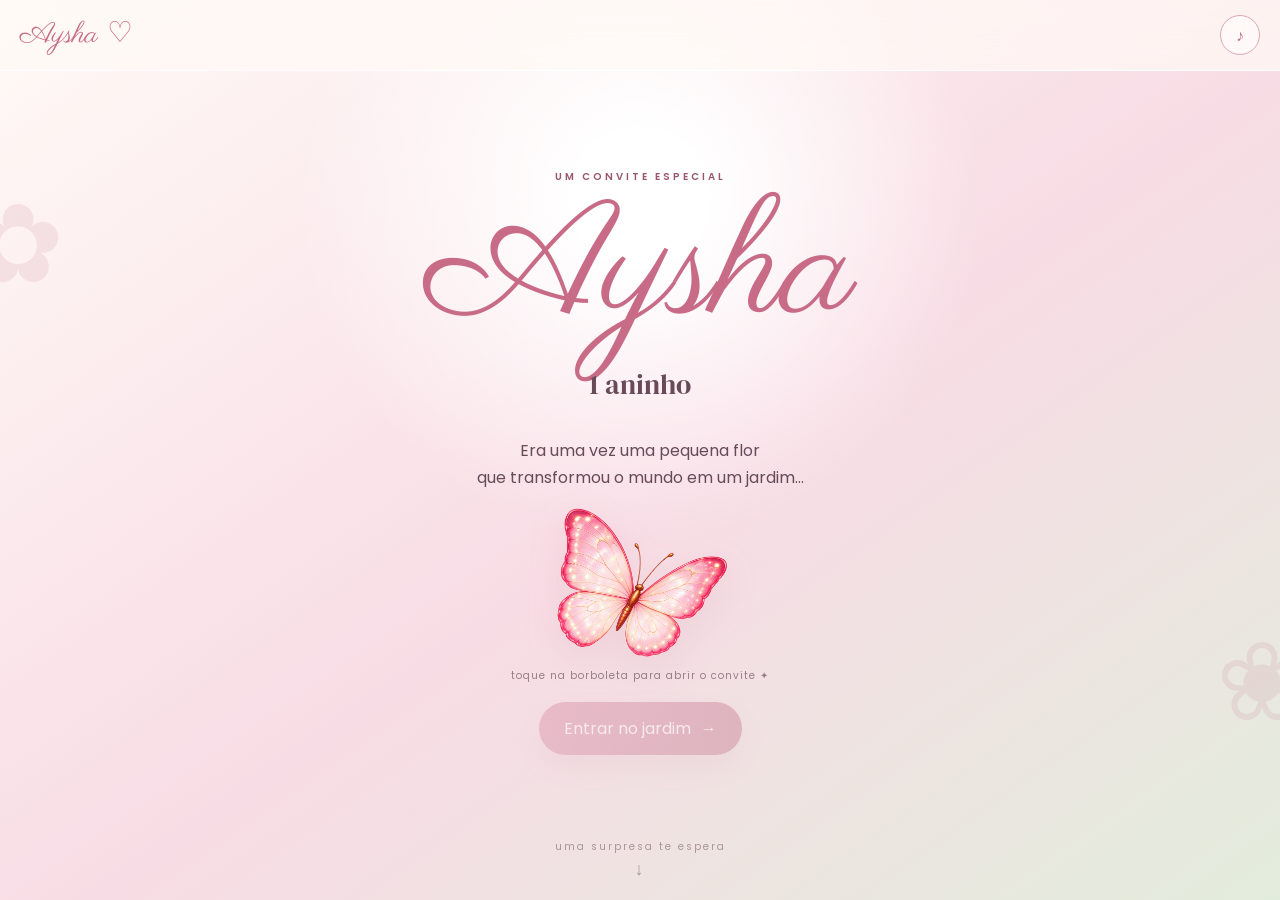
<file: index.html>
<!DOCTYPE html>
<html lang="pt-BR">
<head>
    <meta charset="UTF-8">
    <meta name="viewport" content="width=device-width, initial-scale=1.0">
    <title>Aysha | Jardim Encantado</title>
    <link rel="stylesheet" href="css/style.css">
</head>
<body class="page home-page">
    <div id="particles"></div>

    <header class="nav">
        <a class="brand" href="index.html">Aysha <span>♡</span></a>
        <button class="music-btn" id="musicBtn">♪</button>
    </header>

    <main class="screen">
        <div class="petal petal-a">✿</div>
        <div class="petal petal-b">❀</div>

        <div class="hero-content">
            <p class="eyebrow">UM CONVITE ESPECIAL</p>

            <h1>Aysha</h1>
            <p class="age">1 aninho</p>

            <p class="intro">
                Era uma vez uma pequena flor<br>
                que transformou o mundo em um jardim...
            </p>

            <button class="magic-butterfly" id="magicButterfly" aria-label="Descobrir o jardim">
                <img class="butterfly-svg" src="assets/borboleta.png" alt="Borboleta decorativa">
            </button>

            <p class="hint">toque na borboleta para abrir o convite ✦</p>

            <div id="enterGarden" class="enter-garden">
                <a class="primary-btn" href="jardim.html">
                    Entrar no jardim <span>→</span>
                </a>
            </div>
        </div>

        <div class="scroll-note">
            uma surpresa te espera
            <span>↓</span>
        </div>
    </main>

    <script src="js/app.js"></script>
</body>
</html>
</file>
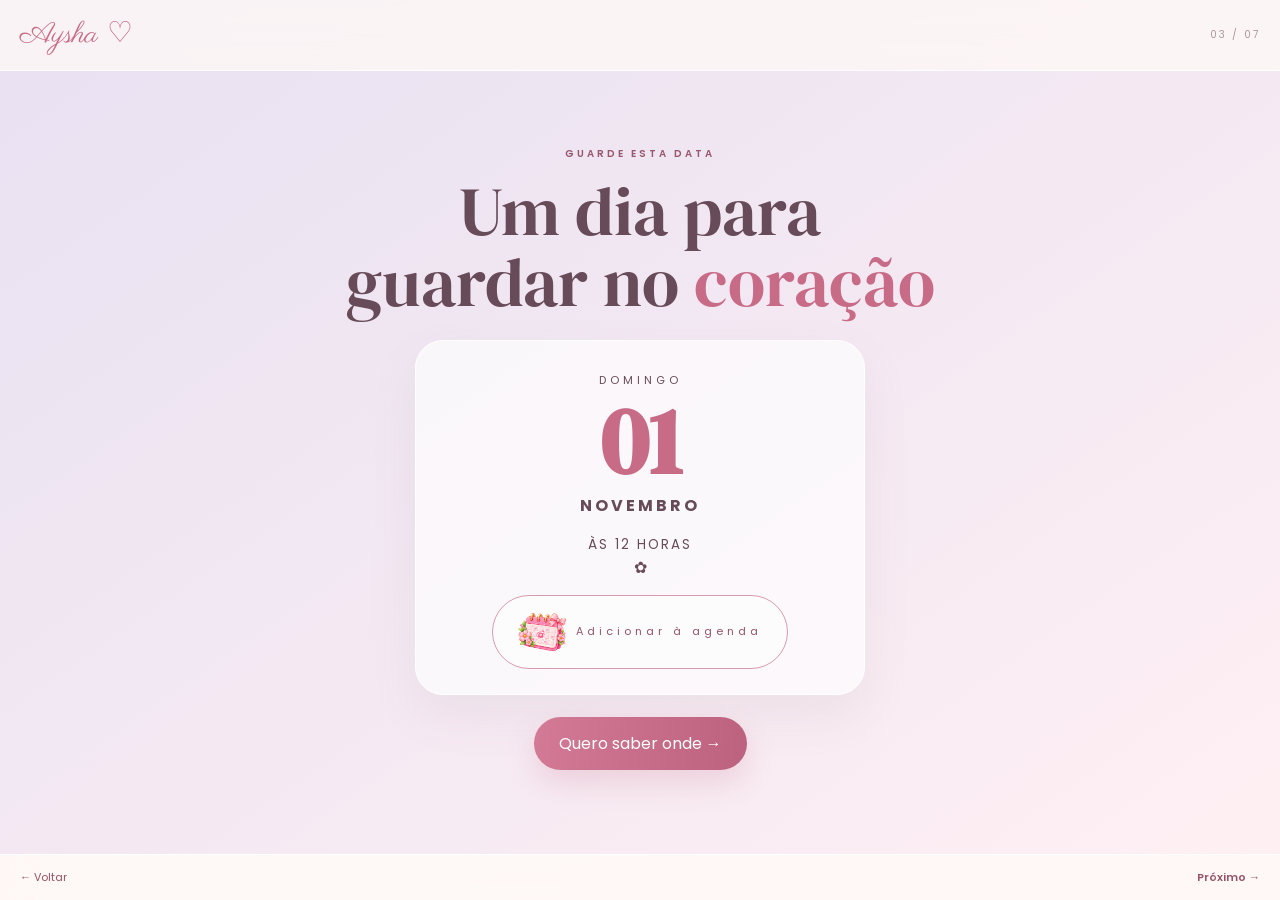
<file: data.html>
<!DOCTYPE html>
<html lang="pt-BR">
<head>
    <meta charset="UTF-8">
    <meta name="viewport" content="width=device-width, initial-scale=1.0">
    <title>A Data | Aysha</title>
    <link rel="stylesheet" href="css/style.css">
</head>
<body class="page date-page">
    <div id="particles"></div>

    <header class="nav">
        <a class="brand" href="index.html">Aysha <span>♡</span></a>
        <span class="step">03 / 07</span>
    </header>

    <main class="screen">
        <div class="content">
            <p class="eyebrow">GUARDE ESTA DATA</p>
            <h2>Um dia para<br>guardar no <em>coração</em></h2>

            <div class="date-card">
                <span>DOMINGO</span>
                <strong>01</strong>
                <b>NOVEMBRO</b>
                <small>ÀS 12 HORAS</small>
                <div class="mini-flower">✿</div>

                <button class="secondary-btn calendar-btn" id="calendarBtn">
                    <img class="button-art calendar-art" src="assets/icones/calendario.png" alt="Calendário">
                    <span>Adicionar à agenda</span>
                </button>
            </div>

            <a class="primary-btn" href="local.html">Quero saber onde →</a>

            <nav class="bottom-nav">
                <a href="historia.html">← Voltar</a>
                <a href="local.html">Próximo →</a>
            </nav>
        </div>
    </main>

    <script src="js/app.js"></script>
</body>
</html>
</file>
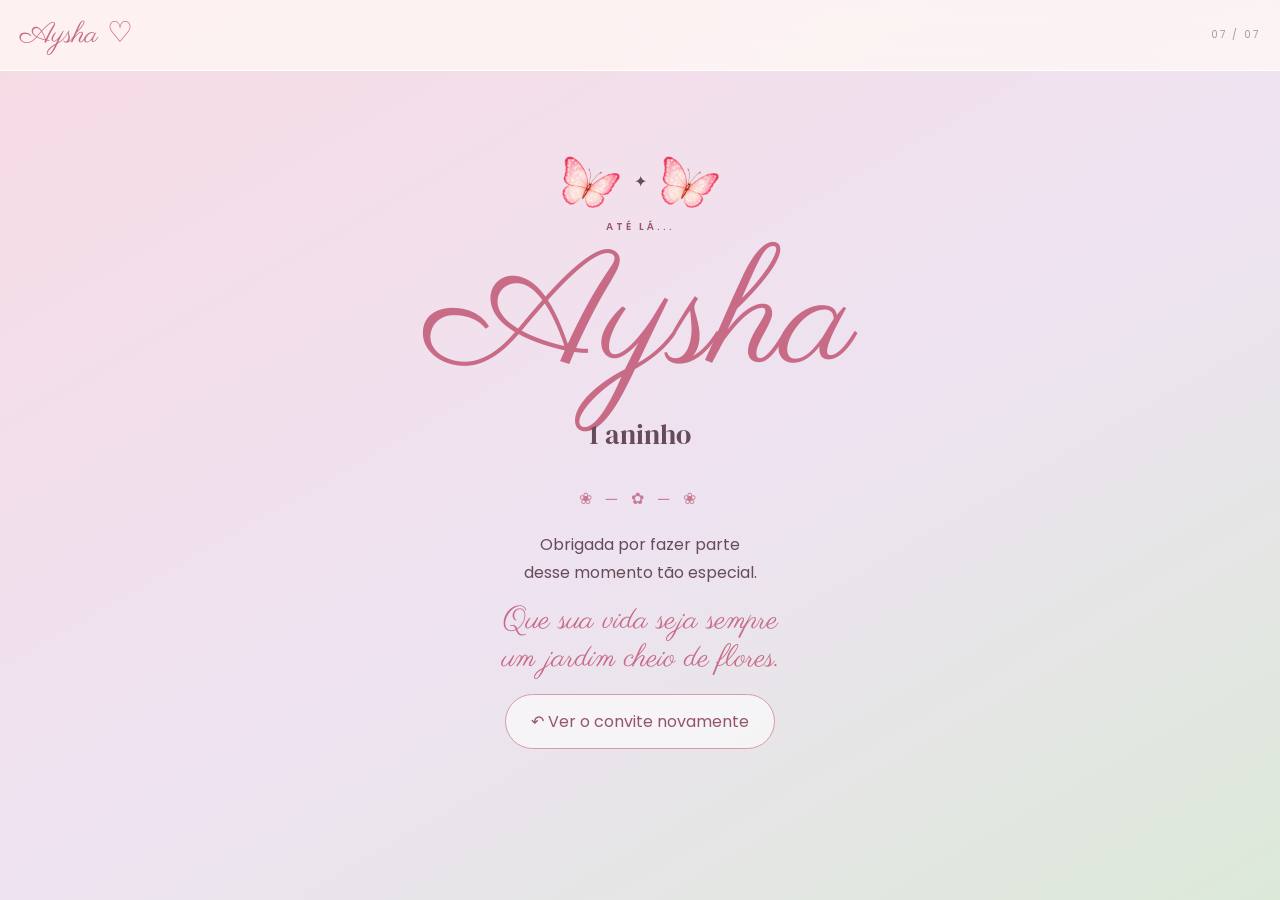
<file: final.html>
<!DOCTYPE html>
<html lang="pt-BR">
<head>
    <meta charset="UTF-8">
    <meta name="viewport" content="width=device-width, initial-scale=1.0">
    <title>Até a Festa | Aysha</title>
    <link rel="stylesheet" href="css/style.css">
</head>
<body class="page final-page">
    <div id="particles"></div>

    <header class="nav">
        <a class="brand" href="index.html">Aysha <span>♡</span></a>
        <span class="step">07 / 07</span>
    </header>

    <main class="screen">
        <div class="content">
            <div class="butterfly-row"><img src="assets/borboleta.png" alt="Borboleta"> <span>✦</span> <img src="assets/borboleta.png" alt="Borboleta"></div>
            <p class="eyebrow">ATÉ LÁ...</p>

            <h1>Aysha</h1>
            <p class="age">1 aninho</p>
            <div class="ornament">❀ ─ ✿ ─ ❀</div>

            <p>
                Obrigada por fazer parte<br>
                desse momento tão especial.
            </p>

            <p class="script">
                Que sua vida seja sempre<br>
                um jardim cheio de flores.
            </p>

            
            <a class="secondary-btn" href="index.html">
                ↶ Ver o convite novamente
            </a>
        </div>
    </main>

    <script src="js/app.js"></script>
</body>
</html>
</file>
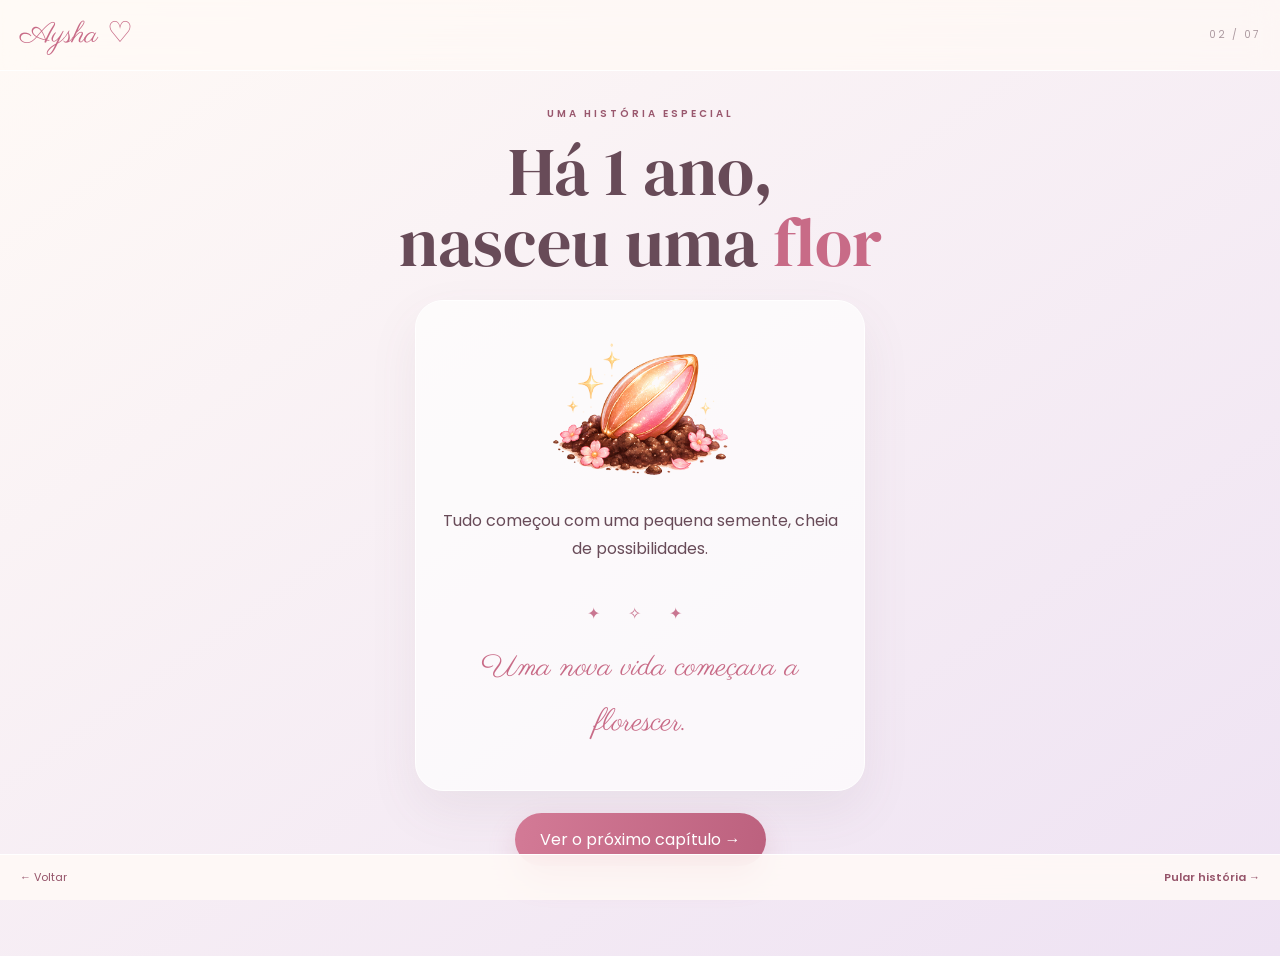
<file: historia.html>
<!DOCTYPE html>
<html lang="pt-BR">
<head>
    <meta charset="UTF-8">
    <meta name="viewport" content="width=device-width, initial-scale=1.0">
    <title>Uma História | Aysha</title>
    <link rel="stylesheet" href="css/style.css">
</head>
<body class="page story-page">
    <div id="particles"></div>

    <header class="nav">
        <a class="brand" href="index.html">Aysha <span>♡</span></a>
        <span class="step">02 / 07</span>
    </header>

    <main class="screen">
        <div class="content">
            <p class="eyebrow">UMA HISTÓRIA ESPECIAL</p>
            <h2>Há 1 ano,<br>nasceu uma <em>flor</em></h2>

            <div class="story-card">
                <div class="story-image-wrap">
                    <img id="storyImage" class="story-image" src="assets/historia/semente.svg" alt="Uma pequena semente">
                </div>
                <p id="storyText" class="story-step">
                    Tudo começou com uma pequena semente, cheia de possibilidades.
                </p>
                <div class="stars">✦ ✧ ✦</div>
                <p id="storyHint" class="script">
                    Uma nova vida começava a florescer.
                </p>
            </div>

            <button class="primary-btn" id="storyNext">
                Ver o próximo capítulo →
            </button>

            <nav class="bottom-nav">
                <a href="jardim.html">← Voltar</a>
                <a href="data.html">Pular história →</a>
            </nav>
        </div>
    </main>

    <script src="js/app.js"></script>
</body>
</html>
</file>
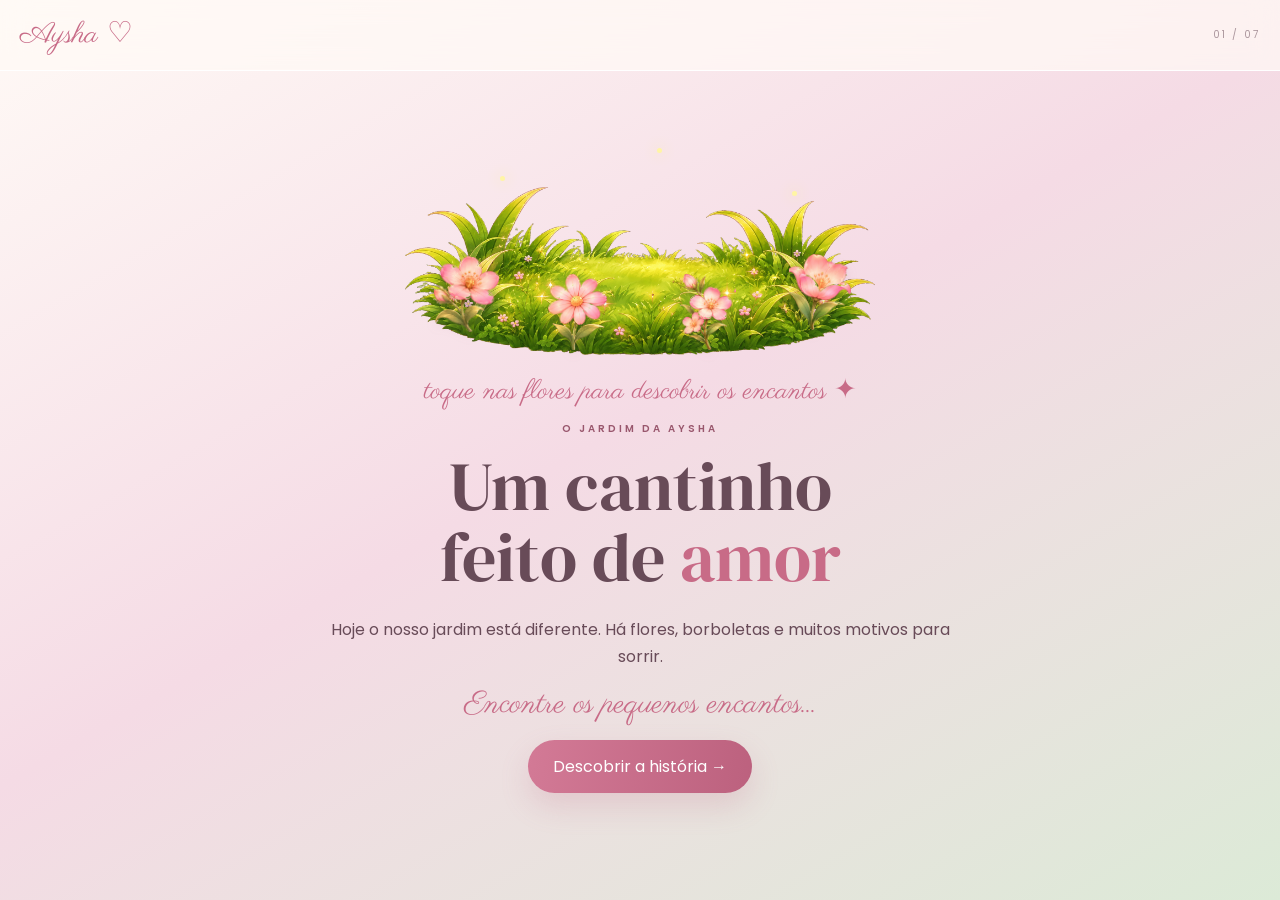
<file: jardim.html>
<!DOCTYPE html>
<html lang="pt-BR">
<head>
    <meta charset="UTF-8">
    <meta name="viewport" content="width=device-width, initial-scale=1.0">
    <title>O Jardim | Aysha</title>
    <link rel="stylesheet" href="css/style.css">
</head>
<body class="page garden-page">
    <div id="particles"></div>

    <header class="nav">
        <a class="brand" href="index.html">Aysha <span>♡</span></a>
        <span class="step">01 / 07</span>
    </header>

    <main class="screen">
        <div class="content">
            <div class="interactive-garden">
                <img class="garden-grass" src="assets/jardim/grama_sem_fundo.svg" alt="Grama do jardim">

                <button class="garden-flower f1" data-message="Um jardim cheio de carinho para celebrar a Aysha.">
                    <img src="assets/jardim/flor_1.svg" alt="Flor do jardim">
                </button>
                <button class="garden-flower f2" data-message="Um ano de descobertas, sorrisos e muito amor.">
                    <img src="assets/jardim/flor_2.svg" alt="Flor do jardim">
                </button>
                <button class="garden-flower f3" data-message="Cada pequeno detalhe foi preparado com carinho.">
                    <img src="assets/jardim/flor_3.svg" alt="Flor do jardim">
                </button>
                <button class="garden-flower f4" data-message="Que nunca faltem flores, sonhos e alegrias.">
                    <img src="assets/jardim/flor_4.svg" alt="Flor do jardim">
                </button>

                <span class="firefly firefly-one"></span>
                <span class="firefly firefly-two"></span>
                <span class="firefly firefly-three"></span>
            </div>

            <div id="flowerMessage" class="flower-message">
                toque nas flores para descobrir os encantos ✦
            </div>

            <p class="eyebrow">O JARDIM DA AYSHA</p>
            <h2>Um cantinho<br>feito de <em>amor</em></h2>
            <p>
                Hoje o nosso jardim está diferente.
                Há flores, borboletas e muitos motivos para sorrir.
            </p>
            <p class="script">Encontre os pequenos encantos...</p>

            <a class="primary-btn discover-history" href="historia.html">
                Descobrir a história →
            </a>
        </div>
    </main>

    <script src="js/app.js"></script>
</body>
</html>
</file>
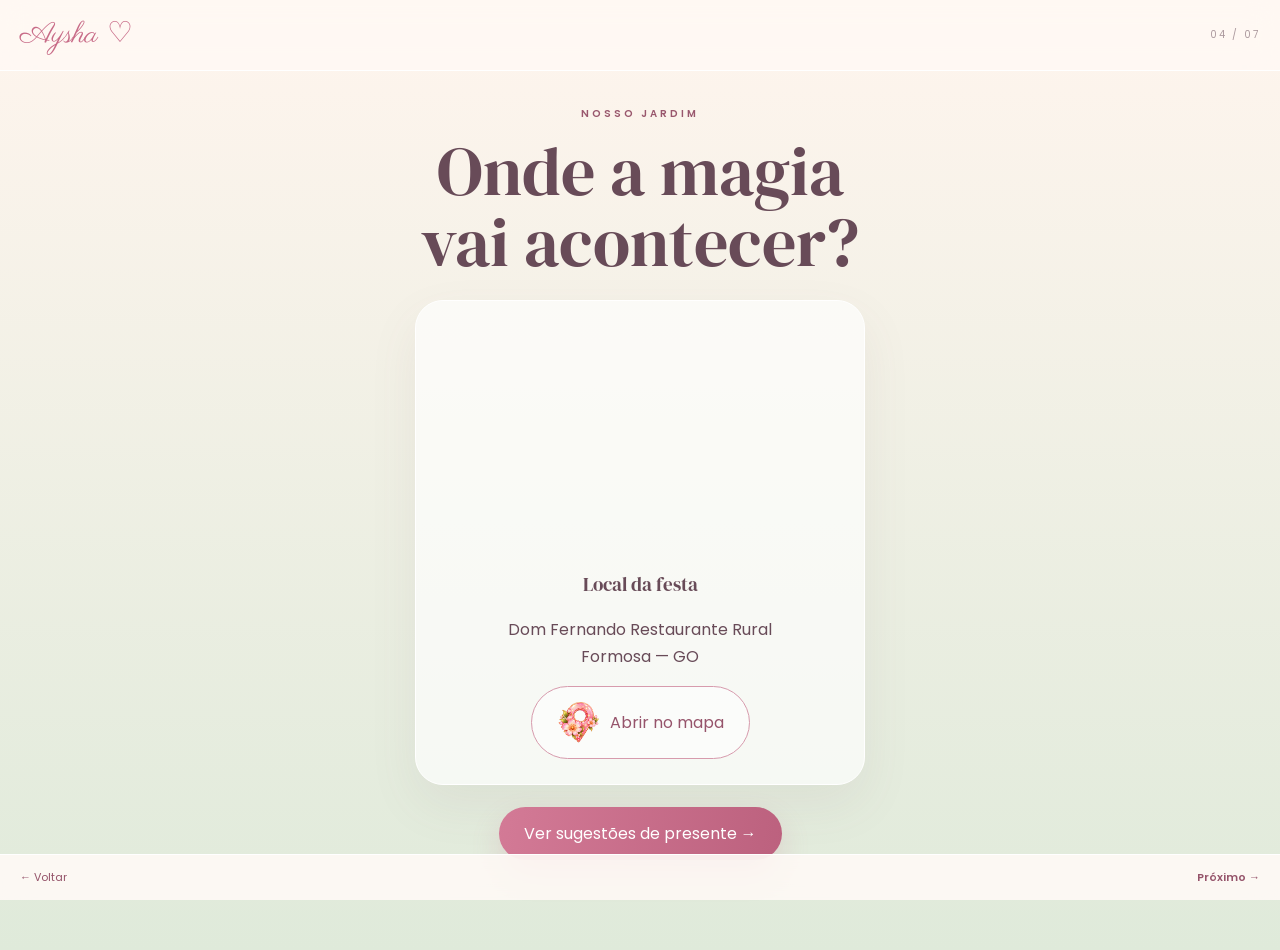
<file: local.html>
<!DOCTYPE html>
<html lang="pt-BR">
<head>
    <meta charset="UTF-8">
    <meta name="viewport" content="width=device-width, initial-scale=1.0">
    <title>O Local | Aysha</title>
    <link rel="stylesheet" href="css/style.css">
</head>
<body class="page local-page">
    <div id="particles"></div>

    <header class="nav">
        <a class="brand" href="index.html">Aysha <span>♡</span></a>
        <span class="step">04 / 07</span>
    </header>

    <main class="screen">
        <div class="content">
            <p class="eyebrow">NOSSO JARDIM</p>
            <h2>Onde a magia<br>vai acontecer?</h2>

            <div class="map-card">
                <iframe src="https://www.google.com/maps/embed?pb=!1m18!1m12!1m3!1d3845.0188729983156!2d-47.3441639250079!3d-15.483416985114411!2m3!1f0!2f0!3f0!3m2!1i1024!2i768!4f13.1!3m3!1m2!1s0x9350a27b411139f9%3A0x9184b8acd17fbac8!2sDom%20Fernando%20Restaurante%20Rural!5e0!3m2!1spt-BR!2sbr!4v1790786194408!5m2!1spt-BR!2sbr" width="400" height="200" style="border:0;" allowfullscreen="" loading="lazy" referrerpolicy="strict-origin-when-cross-origin"></iframe>

                <h3>Local da festa</h3>
                <p>Dom Fernando Restaurante Rural <br>Formosa — GO</p>

                <a class="secondary-btn location-btn" id="mapsBtn" href="https://maps.app.goo.gl/Sz36jrz6rtR3nfdP9" target="_blank">
                    <img class="button-art location-art" src="assets/icones/localizacao.png" alt="Localização">
                    <span>Abrir no mapa</span>
                </a>
            </div>


            <a class="primary-btn" href="presentes.html">Ver sugestões de presente →</a>

            <nav class="bottom-nav">
                <a href="data.html">← Voltar</a>
                <a href="rsvp.html">Próximo →</a>
            </nav>
        </div>
    </main>

    <script src="js/app.js"></script>
</body>
</html>
</file>
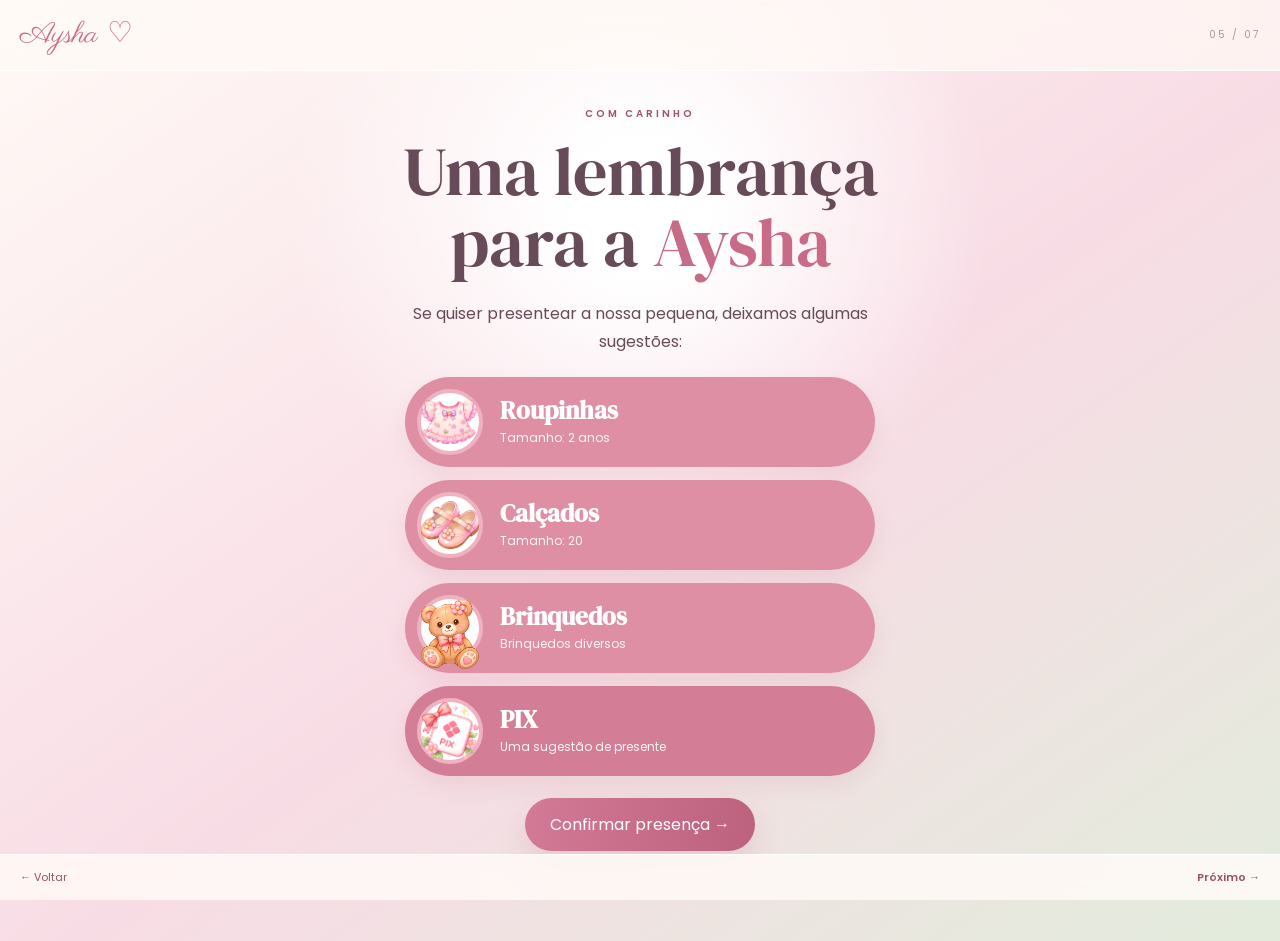
<file: presentes.html>
<!DOCTYPE html>
<html lang="pt-BR">
<head>
    <meta charset="UTF-8">
    <meta name="viewport" content="width=device-width, initial-scale=1.0">
    <title>Sugestões de presente | Aysha</title>
    <link rel="stylesheet" href="css/style.css">
</head>
<body class="page gifts-page">
    <div id="particles"></div>

    <header class="nav">
        <a class="brand" href="index.html">Aysha <span>♡</span></a>
        <span class="step">05 / 07</span>
    </header>

    <main class="screen">
        <div class="content gifts-content">
            <p class="eyebrow">COM CARINHO</p>
            <h2>Uma lembrança<br>para a <em>Aysha</em></h2>
            <p class="gift-intro">Se quiser presentear a nossa pequena, deixamos algumas sugestões:</p>

            <div class="gift-list">
                <button class="gift-option" data-gift="roupinhas">
                    <span class="gift-icon"><img src="assets/presentes/blusa.svg" alt="Roupinhas"></span>
                    <span><strong>Roupinhas</strong><small>Tamanho: 2 anos</small></span>
                </button>

                <button class="gift-option" data-gift="calcados">
                    <span class="gift-icon"><img src="assets/presentes/sapato.svg" alt="Calçados"></span>
                    <span><strong>Calçados</strong><small>Tamanho: 20</small></span>
                </button>

                <button class="gift-option" data-gift="brinquedos">
                    <span class="gift-icon"><img src="assets/presentes/brinquedo.svg" alt="Brinquedos"></span>
                    <span><strong>Brinquedos</strong><small>Brinquedos diversos</small></span>
                </button>

                <button class="gift-option gift-pix" data-gift="pix">
                    <span class="gift-icon"><img src="assets/presentes/pix.svg" alt="PIX"></span>
                    <span><strong>PIX</strong><small>Uma sugestão de presente</small></span>
                </button>
            </div>

            <div id="giftDetails" class="gift-details" hidden></div>

            <a class="primary-btn" href="rsvp.html">Confirmar presença →</a>

            <nav class="bottom-nav">
                <a href="local.html">← Voltar</a>
                <a href="rsvp.html">Próximo →</a>
            </nav>
        </div>
    </main>

    <script src="js/app.js"></script>
</body>
</html>
</file>
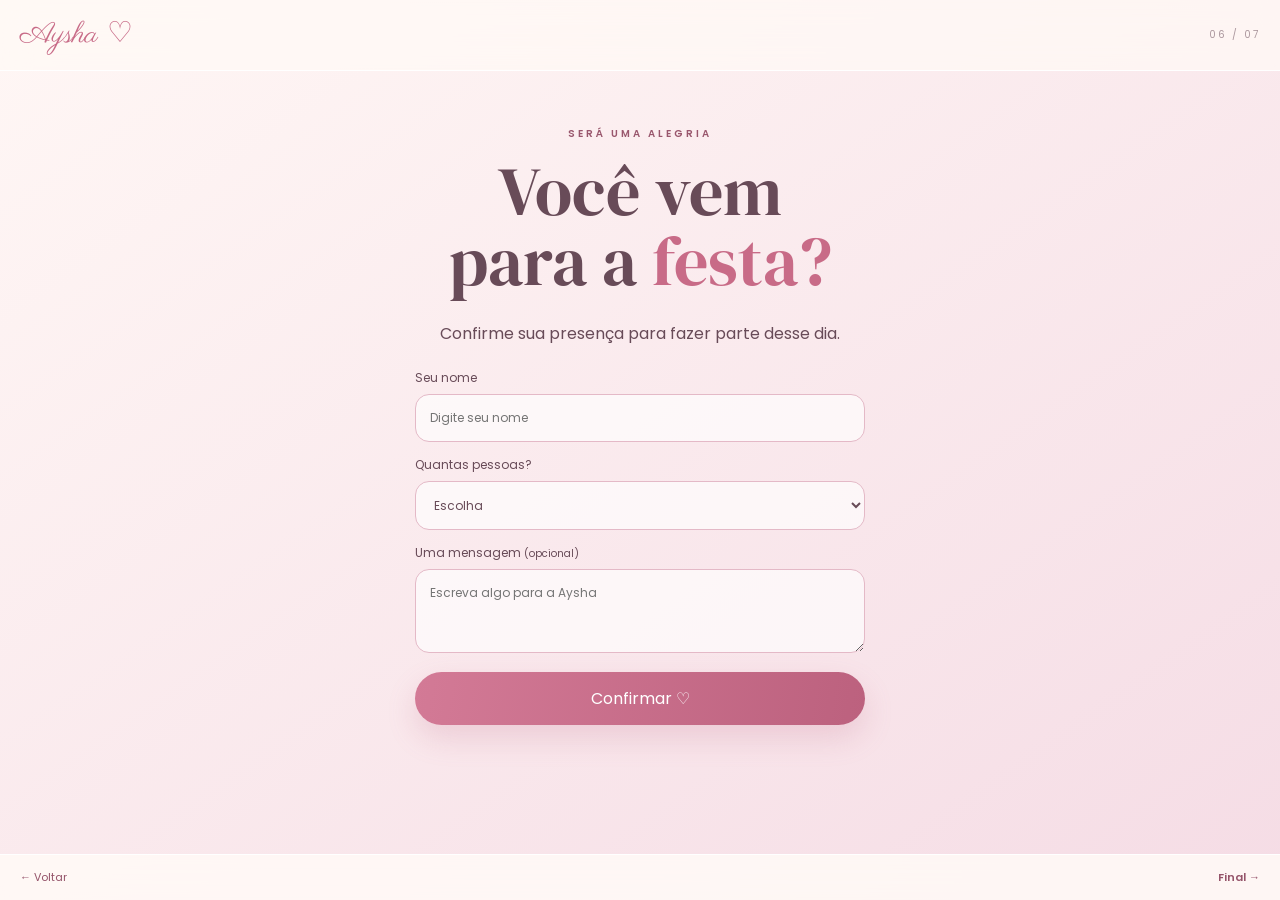
<file: rsvp.html>
<!DOCTYPE html>
<html lang="pt-BR">

<head>
    <meta charset="UTF-8">
    <meta name="viewport" content="width=device-width, initial-scale=1.0">
    <title>Confirme | Aysha</title>

    <link rel="stylesheet" href="css/style.css">
</head>

<body class="page rsvp-page">

    <div id="particles"></div>

    <header class="nav">
        <a class="brand" href="index.html">
            Aysha <span>♡</span>
        </a>

        <span class="step">06 / 07</span>
    </header>


    <main class="screen">

        <div class="content">

            <p class="eyebrow">
                SERÁ UMA ALEGRIA
            </p>

            <h2>
                Você vem<br>
                para a <em>festa?</em>
            </h2>

            <p>
                Confirme sua presença para fazer parte desse dia.
            </p>


            <!-- FORMULÁRIO -->

            <form id="rsvpForm">

                <label>
                    Seu nome

                    <input
                        id="name"
                        type="text"
                        placeholder="Digite seu nome"
                        required
                    >
                </label>


                <label>
                    Quantas pessoas?

                    <select id="guests" required>

                        <option value="">
                            Escolha
                        </option>

                        <option value="1 pessoa">
                            1 pessoa
                        </option>

                        <option value="2 pessoas">
                            2 pessoas
                        </option>

                        <option value="3 pessoas">
                            3 pessoas
                        </option>

                        <option value="4 pessoas">
                            4 pessoas
                        </option>

                        <option value="5 pessoas">
                            5 pessoas
                        </option>

                    </select>

                </label>


                <label>
                    Uma mensagem
                    <small>(opcional)</small>

                    <textarea
                        id="message"
                        rows="3"
                        placeholder="Escreva algo para a Aysha"
                    ></textarea>

                </label>


                <button
                    class="primary-btn"
                    type="submit"
                >
                    Confirmar ♡
                </button>

            </form>


            <!-- TELA DE CONFIRMAÇÃO -->

            <div
                id="confirmationScreen"
                class="confirmation-screen"
                hidden
            >

                <div class="confirmation-icon">
                    ✓
                </div>

                <p class="eyebrow">
                    TUDO CERTO
                </p>

                <h2>
                    Presença<br>
                    <em>confirmada!</em>
                </h2>

                <p id="confirmationText">
                    Obrigada por confirmar.
                    Esperamos você para celebrar
                    esse dia especial com a Aysha. 💗
                </p>

                <div class="confirmation-butterflies">
                    🦋 ✦ 🦋
                </div>

                <a
                    class="primary-btn"
                    href="final.html"
                >
                    Continuar →
                </a>

            </div>


            <!-- MENSAGEM DE ERRO -->

            <p
                id="result"
                class="result"
            ></p>


            <!-- NAVEGAÇÃO -->

            <nav class="bottom-nav">

                <a href="presentes.html">
                    ← Voltar
                </a>

                <a href="final.html">
                    Final →
                </a>

            </nav>

        </div>

    </main>


    <script src="js/app.js"></script>

</body>

</html>
</file>
<file: css/style.css>
/* ==============================
   CONFIGURAÇÕES GERAIS
   ============================== */

@import url('https://fonts.googleapis.com/css2?family=DM+Serif+Display&family=Parisienne&family=Poppins:wght@300;400;500;600&display=swap');

:root {
    --rosa: #c86b87;
    --rosa-claro: #e9a8bc;
    --lilas: #cdbde0;
    --verde: #a9bd9f;
    --creme: #fff9f5;
    --texto: #684b58;
}

* {
    box-sizing: border-box;
}

html,
body {
    margin: 0;
    min-height: 100%;
    scroll-behavior: smooth;
}

body {
    background: var(--creme);
    color: var(--texto);
    font-family: Poppins, sans-serif;
    overflow-x: hidden;
}

a {
    color: inherit;
    text-decoration: none;
}

button,
input,
select,
textarea {
    font: inherit;
}

/* ==============================
   ESTRUTURA DAS PÁGINAS
   ============================== */

.page {
    min-height: 100vh;
    background:
        radial-gradient(circle at 50% 22%, #fff 0 7%, transparent 36%),
        linear-gradient(145deg, #fffaf6 0%, #f8dce5 54%, #e2ecdc 100%);
}

.screen {
    min-height: 100vh;
    display: flex;
    align-items: center;
    justify-content: center;
    padding: 95px 20px 90px;
    position: relative;
    overflow: hidden;
    text-align: center;
}

.content,
.hero-content {
    width: min(100%, 650px);
    position: relative;
    z-index: 3;
}

/* ==============================
   MENU
   ============================== */

.nav {
    position: fixed;
    top: 0;
    left: 0;
    right: 0;
    z-index: 50;
    display: flex;
    align-items: center;
    justify-content: space-between;
    padding: 15px 20px;
    background: #fffaf6b8;
    backdrop-filter: blur(14px);
    border-bottom: 1px solid #fff;
}

.brand {
    color: var(--rosa);
    font-family: Parisienne, cursive;
    font-size: 29px;
}

.step {
    font-size: 10px;
    letter-spacing: 2px;
    opacity: .55;
}

.music-btn {
    width: 40px;
    height: 40px;
    border: 1px solid #d9a7b8;
    border-radius: 50%;
    background: #fff8;
    color: var(--rosa);
    cursor: pointer;
}

.bottom-nav {
    position: fixed;
    left: 0;
    right: 0;
    bottom: 0;
    z-index: 40;
    display: flex;
    justify-content: space-between;
    padding: 14px 20px;
    background: #fffaf6df;
    backdrop-filter: blur(14px);
    border-top: 1px solid #fff;
    color: #95546a;
    font-size: 11px;
}

.bottom-nav a:last-child {
    font-weight: 600;
}

/* ==============================
   TEXTOS E BOTÕES
   ============================== */

.eyebrow {
    color: #99576d;
    font-size: 10px;
    font-weight: 600;
    letter-spacing: 3px;
}

h1,
h2,
h3 {
    font-family: "DM Serif Display", Georgia, serif;
    font-weight: 400;
}

h1 {
    margin: 28px 0 15px;
    color: var(--rosa);
    font-family: Parisienne, cursive;
    font-size: clamp(92px, 24vw, 160px);
    line-height: .75;
}

h2 {
    margin: 15px 0 22px;
    font-size: clamp(42px, 10vw, 68px);
    line-height: 1.04;
}

h2 em {
    color: var(--rosa);
    font-style: normal;
}

p {
    line-height: 1.7;
}

.age {
    font-family: "DM Serif Display";
    font-size: 28px;
}

.script {
    margin: 15px 0;
    color: var(--rosa);
    font-family: Parisienne, cursive;
    font-size: 31px;
    line-height: 1.25;
}

.hint,
.small-note {
    font-size: 10px;
    letter-spacing: 1px;
    opacity: .65;
}

.primary-btn,
.secondary-btn {
    display: inline-flex;
    align-items: center;
    justify-content: center;
    gap: 10px;
    padding: 14px 25px;
    border-radius: 999px;
    cursor: pointer;
    transition: .3s;
}

.primary-btn {
    border: 0;
    background: linear-gradient(100deg, #d37a96, #bc617e);
    color: #fff;
    box-shadow: 0 13px 30px #bd628033;
}

.secondary-btn {
    border: 1px solid #d79bad;
    background: #fff9;
    color: #96546b;
}

.primary-btn:hover,
.secondary-btn:hover {
    transform: translateY(-3px);
}

.ornament {
    margin: 20px;
    color: #c77c93;
    letter-spacing: 5px;
}

/* ==============================
   TELA INICIAL
   ============================== */

.magic-butterfly {
    width: 175px;
    height: 150px;
    display: block;
    margin: 15px auto 0;
    padding: 0;
    border: 0;
    background: transparent;
    cursor: pointer;
    animation: flutuar 3.6s ease-in-out infinite;
    filter: drop-shadow(0 12px 18px #c36b871e);
    transition: .3s;
}

.magic-butterfly:hover {
    transform: translateY(-7px) scale(1.03);
}

.butterfly-svg {
    width: 100%;
    height: 100%;
    overflow: visible;
}

.butterfly-art {
    transform-origin: 90px 75px;
}

.b-wing {
    transform-box: fill-box;
    transform-origin: center;
}

.magic-butterfly:active .b-wing-l {
    animation: asa-esquerda .45s ease-in-out;
}

.magic-butterfly:active .b-wing-r {
    animation: asa-direita .45s ease-in-out;
}

.enter-garden {
    opacity: .35;
    pointer-events: none;
    transform: translateY(8px);
    transition: .7s;
}

.enter-garden.show {
    opacity: 1;
    pointer-events: auto;
    transform: none;
}

.scroll-note {
    position: absolute;
    bottom: 18px;
    font-size: 10px;
    letter-spacing: 2px;
    opacity: .5;
}

.scroll-note span {
    display: block;
    font-size: 18px;
}

.petal {
    position: absolute;
    color: #c87b94;
    font-size: 110px;
    opacity: .15;
}

.petal-a {
    top: 18%;
    left: -28px;
}

.petal-b {
    right: -28px;
    bottom: 15%;
}

/* ==============================
   FUNDOS DAS OUTRAS TELAS
   ============================== */

.garden-page {
    background: linear-gradient(150deg, #fffaf6, #f5dbe5 48%, #dcead7);
}

.story-page {
    background: linear-gradient(145deg, #fffaf6, #eee2f3);
}

.date-page {
    background: linear-gradient(145deg, #e8e1f2, #fff0f3);
}

.local-page {
    background: linear-gradient(#fff5ee, #dfeada);
}

.rsvp-page {
    background: linear-gradient(145deg, #fff7f5, #f5dce5);
}

.final-page {
    background: linear-gradient(150deg, #f7dbe4, #eee3f1 55%, #dce9d9);
}

/* ==============================
   JARDIM
   ============================== */

.interactive-garden {
    position: relative;
    width: min(100%, 560px);
    height: 255px;
    margin: 0 auto 8px;
}

.garden-grass {
    position: absolute;
    z-index: 1;
    left: 50%;
    bottom: 12px;
    width: min(470px, 90%);
    height: auto;
    transform: translateX(-50%);
    pointer-events: none;
}

.garden-flower {
    position: absolute;
    z-index: 4;
    width: 66px;
    height: 76px;
    padding: 0;
    border: 0;
    background: transparent;
    cursor: pointer;
    transition: transform .35s cubic-bezier(.2,.8,.2,1), filter .35s ease;
}

.garden-flower img {
    width: 100%;
    height: 100%;
    object-fit: contain;
    pointer-events: none;
}

.garden-flower:hover,
.garden-flower:focus-visible {
    transform: translateY(-7px) scale(1.08) rotate(-3deg);
    filter: drop-shadow(0 8px 9px #8b61752e);
}

.garden-flower.found {
    animation: flor-descoberta .8s cubic-bezier(.2,.8,.2,1);
}

.f1 { left: 13%; bottom: 35px; }
.f2 { left: 33%; bottom: 17px; }
.f3 { right: 32%; bottom: 17px; }
.f4 { right: 12%; bottom: 37px; }

.flower-message {
    min-height: 35px;
    margin: 0 auto 10px;
    max-width: 520px;
    color: var(--rosa);
    font-family: Parisienne, cursive;
    font-size: 27px;
    line-height: 1.25;
    transition: opacity .25s, transform .25s;
}

.flower-message.message-show {
    animation: mensagem-flor .5s ease;
}

.firefly {
    position: absolute;
    z-index: 3;
    width: 5px;
    height: 5px;
    border-radius: 50%;
    background: #fff5a5;
    box-shadow: 0 0 14px #ffe98c;
    animation: vaga-lume 3s infinite alternate;
}

.firefly-one { left: 25%; top: 25%; }
.firefly-two { right: 22%; top: 31%; animation-delay: .8s; }
.firefly-three { left: 53%; top: 14%; animation-delay: 1.4s; }

/* ==============================
   HISTÓRIA
   ============================== */

.story-card,
.date-card,
.map-card,
.gift-details {
    max-width: 450px;
    margin: 22px auto;
    padding: 25px;
    border: 1px solid #fff;
    border-radius: 28px;
    background: #ffffffad;
    box-shadow: 0 20px 50px #71566b14;
}

.story-image-wrap {
    height: 165px;
    display: grid;
    place-items: center;
    margin-bottom: 8px;
}

.story-image {
    width: 175px;
    height: 155px;
    object-fit: contain;
}

.story-image.story-change {
    animation: historia-aparece .6s ease;
}

.story-card p {
    line-height: 1.75;
}

.story-step {
    min-height: 78px;
}

.stars {
    color: #c97691;
    letter-spacing: 12px;
}

.date-card span {
    font-size: 11px;
    letter-spacing: 4px;
}

.date-card strong {
    display: block;
    margin: 8px;
    color: var(--rosa);
    font-family: "DM Serif Display";
    font-size: 95px;
    line-height: .9;
}

.date-card b { letter-spacing: 3px; }
.date-card small { display: block; margin-top: 17px; letter-spacing: 2px; }
.calendar-btn { margin-top: 15px; }

.map-card iframe {
    width: 100%;
    height: 220px;
    border: 0;
    border-radius: 18px;
    pointer-events: none;
}

/* ==============================
   PRESENTES
   ============================== */

.gifts-content {
    max-width: 620px;
}

.gift-intro {
    max-width: 500px;
    margin: 0 auto 20px;
}

.gift-list {
    display: grid;
    gap: 13px;
    max-width: 470px;
    margin: 22px auto;
}

.gift-option {
    display: flex;
    align-items: center;
    gap: 17px;
    width: 100%;
    min-height: 88px;
    padding: 12px 22px 12px 12px;
    border: 0;
    border-radius: 50px;
    background: #df8fa4;
    color: #fff;
    text-align: left;
    cursor: pointer;
    box-shadow: 0 9px 20px #b9657e20;
    transition: transform .25s, box-shadow .25s;
}

.gift-option:hover,
.gift-option:focus-visible {
    transform: translateY(-3px);
    box-shadow: 0 14px 25px #b9657e2c;
}

.gift-icon {
    flex: 0 0 66px;
    width: 66px;
    height: 66px;
    display: grid;
    place-items: center;
    border-radius: 50%;
    background: #fff;
    color: #d37d95;
    border: 4px solid #efb2c1;
    font-family: "DM Serif Display", serif;
    font-size: 28px;
}

.gift-option strong,
.gift-option small {
    display: block;
}

.gift-option strong {
    font-family: "DM Serif Display", serif;
    font-size: 25px;
    line-height: 1.1;
}

.gift-option small {
    margin-top: 4px;
    font-size: 12px;
    opacity: .92;
}

.gift-details {
    text-align: center;
    animation: historia-aparece .45s ease;
}

.gift-details strong {
    color: var(--rosa);
    font-family: "DM Serif Display", serif;
    font-size: 27px;
}

.gift-details small {
    display: block;
    margin-top: 12px;
    font-size: 10px;
    opacity: .65;
}

.pix-key {
    margin: 14px auto;
    padding: 12px 15px;
    border-radius: 12px;
    background: #fff6f7;
    border: 1px dashed #d58aa0;
    color: #8e5065;
    font-size: 12px;
    word-break: break-all;
}

/* ==============================
   FORMULÁRIO
   ============================== */

form {
    max-width: 450px;
    margin: 22px auto;
    text-align: left;
}

label { display: block; margin: 14px 0; font-size: 12px; }

input,
select,
textarea {
    width: 100%;
    margin-top: 7px;
    padding: 14px;
    border: 1px solid #e4b9c7;
    border-radius: 14px;
    outline: none;
    background: #ffffffaa;
    color: var(--texto);
}

textarea { resize: vertical; }
form .primary-btn { width: 100%; }
.result { min-height: 30px; color: #9f526d; font-size: 13px; }
.result strong { font-size: 18px; }
.check-icon { display: inline-grid; place-items: center; width: 30px; height: 30px; margin-right: 7px; border-radius: 50%; background: #d68ba2; color: #fff; }
.form-confirmed { opacity: .65; }

.butterfly-row {
    display: flex;
    justify-content: center;
    align-items: center;
    gap: 12px;
}

.butterfly-row img {
    width: 62px;
    height: 52px;
    object-fit: contain;
}

/* ==============================
   ANIMAÇÕES
   ============================== */

#particles {
    position: fixed;
    inset: 0;
    z-index: 100;
    overflow: hidden;
    pointer-events: none;
}

.fly {
    position: absolute;
    z-index: 110;
    width: 72px;
    height: 62px;
    animation: voar-borboleta var(--duracao) cubic-bezier(.22,.61,.36,1) var(--atraso) forwards;
    will-change: transform, opacity;
}

.fly-image {
    display: block;
    width: 100%;
    height: 100%;
    object-fit: contain;
    transform-origin: center;
    animation: bater-asas .34s ease-in-out var(--atraso) infinite alternate;
    filter: drop-shadow(0 4px 8px #c56f8d35);
    will-change: transform;
}


.fly.lilas { filter: hue-rotate(12deg) saturate(.85) drop-shadow(0 4px 8px #9c78c63a); }
.fly.azul { filter: hue-rotate(150deg) saturate(.78) drop-shadow(0 4px 8px #6f9fbc38); }
.fly.dourada { filter: hue-rotate(285deg) saturate(1.1) brightness(1.06) drop-shadow(0 4px 8px #d1a2473a); }
.fly.pessego { filter: hue-rotate(330deg) saturate(.95) drop-shadow(0 4px 8px #e6a37b3a); }

.spark {
    position: absolute;
    color: #fff;
    font-size: 20px;
    text-shadow: 0 0 12px #e88eac;
    animation: brilho .9s forwards;
}

.petal-fall {
    position: absolute;
    color: #f1b1c5;
    font-size: 18px;
    animation: petalas var(--duracao) ease-in forwards;
}

@keyframes flutuar { 50% { transform: translateY(-10px); } }
@keyframes asa-esquerda { 50% { transform: rotateY(38deg) scale(.91); } }
@keyframes asa-direita { 50% { transform: rotateY(-38deg) scale(.91); } }
@keyframes vaga-lume { to { transform: translateY(-25px); opacity: .25; } }

@keyframes voar-borboleta {
    0% {
        opacity: 0;
        transform: translate3d(0, 0, 0) scale(.15) rotate(0deg);
    }
    8% { opacity: 1; }
    24% {
        transform: translate3d(var(--x1), var(--y1), 0) scale(calc(var(--tamanho) * .92)) rotate(-7deg);
    }
    43% {
        transform: translate3d(var(--x2), var(--y2), 0) scale(var(--tamanho)) rotate(6deg);
    }
    63% {
        transform: translate3d(var(--x3), var(--y3), 0) scale(calc(var(--tamanho) * 1.03)) rotate(-5deg);
    }
    82% {
        opacity: .92;
        transform: translate3d(calc(var(--x) * .88), calc(var(--y) * .86), 0) scale(var(--tamanho)) rotate(4deg);
    }
    100% {
        opacity: 0;
        transform: translate3d(var(--x), var(--y), 0) scale(var(--tamanho)) rotate(var(--rotacao));
    }
}

@keyframes bater-asas {
    0%, 100% {
        transform: perspective(360px) rotateY(-34deg) rotateZ(-2deg) scaleX(.76) scaleY(.98);
    }
    25% {
        transform: perspective(360px) rotateY(12deg) rotateZ(1deg) scaleX(1.02) scaleY(1.01);
    }
    50% {
        transform: perspective(360px) rotateY(38deg) rotateZ(2deg) scaleX(.72) scaleY(.96);
    }
    75% {
        transform: perspective(360px) rotateY(-8deg) rotateZ(-1deg) scaleX(1.02) scaleY(1.01);
    }
}

@keyframes brilho {
    0% { opacity: 0; transform: scale(.2); }
    20% { opacity: 1; }
    100% { opacity: 0; transform: translate(var(--x), var(--y)) scale(1.5); }
}

@keyframes petalas {
    0% { opacity: 0; transform: translateY(-20px) rotate(0); }
    15% { opacity: .9; }
    100% { opacity: 0; transform: translateY(105vh) translateX(var(--x)) rotate(400deg); }
}

@keyframes flor-descoberta {
    35% { transform: scale(1.18) rotate(-7deg); filter: drop-shadow(0 0 14px #f2a3b955); }
}

@keyframes mensagem-flor {
    0% { opacity: .3; transform: translateY(5px); }
    100% { opacity: 1; transform: translateY(0); }
}

@keyframes historia-aparece {
    from { opacity: 0; transform: scale(.88) translateY(8px); }
    to { opacity: 1; transform: scale(1) translateY(0); }
}

@media (max-width: 700px) {
    .interactive-garden { height: 280px; }
    .garden-flower { width: 58px; height: 58px; }
    .flower-message { font-size: 24px; }
    .gift-option { min-height: 78px; padding-right: 14px; }
    .gift-icon { flex-basis: 58px; width: 58px; height: 58px; }
    .gift-option strong { font-size: 22px; }
    .gift-option small { font-size: 11px; }
}

@media (max-width: 480px) {
    .screen {
        padding-right: 16px;
        padding-left: 16px;
    }

    .interactive-garden { height: 250px; }

    .garden-flower { width: 52px; height: 52px; }
    .f1 { left: 7%; }
    .f4 { right: 6%; }

    .story-image-wrap { height: 145px; }
    .story-image { width: 155px; height: 140px; }

    .bottom-nav {
        padding: 13px 16px;
    }

    .story-card,
    .date-card,
    .map-card {
        padding: 23px 17px;
    }
}

/* Ajustes finais do visual infantil */
.magic-butterfly.butterfly-open {
    animation: flutuar 1.2s ease-in-out 1;
}

.garden-flower img {
    filter: drop-shadow(0 5px 6px #8c60701f);
}

.gift-icon img {
    width: 100%;
    height: 100%;
    object-fit: contain;
}

.gift-pix {
    background: #d47d96;
}


@media (max-width: 480px) {
    .magic-butterfly {
        width: 155px;
        height: 135px;
    }

    .gift-icon {
        flex-basis: 58px;
        width: 58px;
        height: 58px;
    }
}


/* Interação da borboleta da primeira tela */
.magic-butterfly .butterfly-svg {
    animation: borboleta-principal-suave 1.25s ease-in-out infinite;
}

.magic-butterfly.butterfly-open .butterfly-svg {
    animation: borboleta-principal 0.7s ease-in-out;
}

@keyframes borboleta-principal-suave {
    0%, 100% { transform: rotateY(-4deg) rotateZ(-1deg) scaleX(.98); }
    50% { transform: rotateY(5deg) rotateZ(1deg) scaleX(1); }
}

@keyframes borboleta-principal {
    0% { transform: scale(1) rotate(0deg); }
    30% { transform: scale(1.08) rotate(-3deg); }
    60% { transform: scale(.94) rotate(3deg); }
    100% { transform: scale(1) rotate(0deg); }
}


/* Ajustes do jardim em telas pequenas */
@media (max-width: 600px) {
    .interactive-garden {
        height: 220px;
    }

    .garden-grass {
        bottom: 8px;
        width: 94%;
    }

    .garden-flower {
        width: 54px;
        height: 64px;
    }

    .f1 { left: 10%; bottom: 31px; }
    .f2 { left: 30%; bottom: 12px; }
    .f3 { right: 30%; bottom: 12px; }
    .f4 { right: 9%; bottom: 31px; }

    .fly {
        width: 58px;
        height: 50px;
    }
}

/* Ícones ilustrados dos botões */
.button-art {
    display: block;
    width: 46px;
    height: 42px;
    object-fit: contain;
    flex: 0 0 auto;
}

.calendar-art {
    width: 48px;
    height: 44px;
}

.location-art {
    width: 43px;
    height: 43px;
}

.confirmation-screen {
    max-width: 500px;
    margin: 20px auto;
    padding: 34px 24px;
    border: 1px solid #fff;
    border-radius: 30px;
    background: #fff9f5cc;
    box-shadow: 0 20px 50px #b85f7a20;
    animation: confirmation-in .7s ease both;
}

.confirmation-screen[hidden] {
    display: none;
}

.confirmation-icon {
    width: 62px;
    height: 62px;
    margin: 0 auto 18px;
    display: grid;
    place-items: center;
    border-radius: 50%;
    background: #d68ba2;
    color: #fff;
    font-size: 30px;
}

.confirmation-screen h2 {
    margin-bottom: 16px;
}

.confirmation-butterflies {
    margin: 18px 0 24px;
    font-size: 24px;
    letter-spacing: 8px;
    animation: confirmation-float 2.8s ease-in-out infinite;
}

@keyframes confirmation-in {
    from { opacity: 0; transform: translateY(18px) scale(.98); }
    to { opacity: 1; transform: none; }
}

@keyframes confirmation-float {
    0%, 100% { transform: translateY(0); }
    50% { transform: translateY(-5px); }
}
</file>
